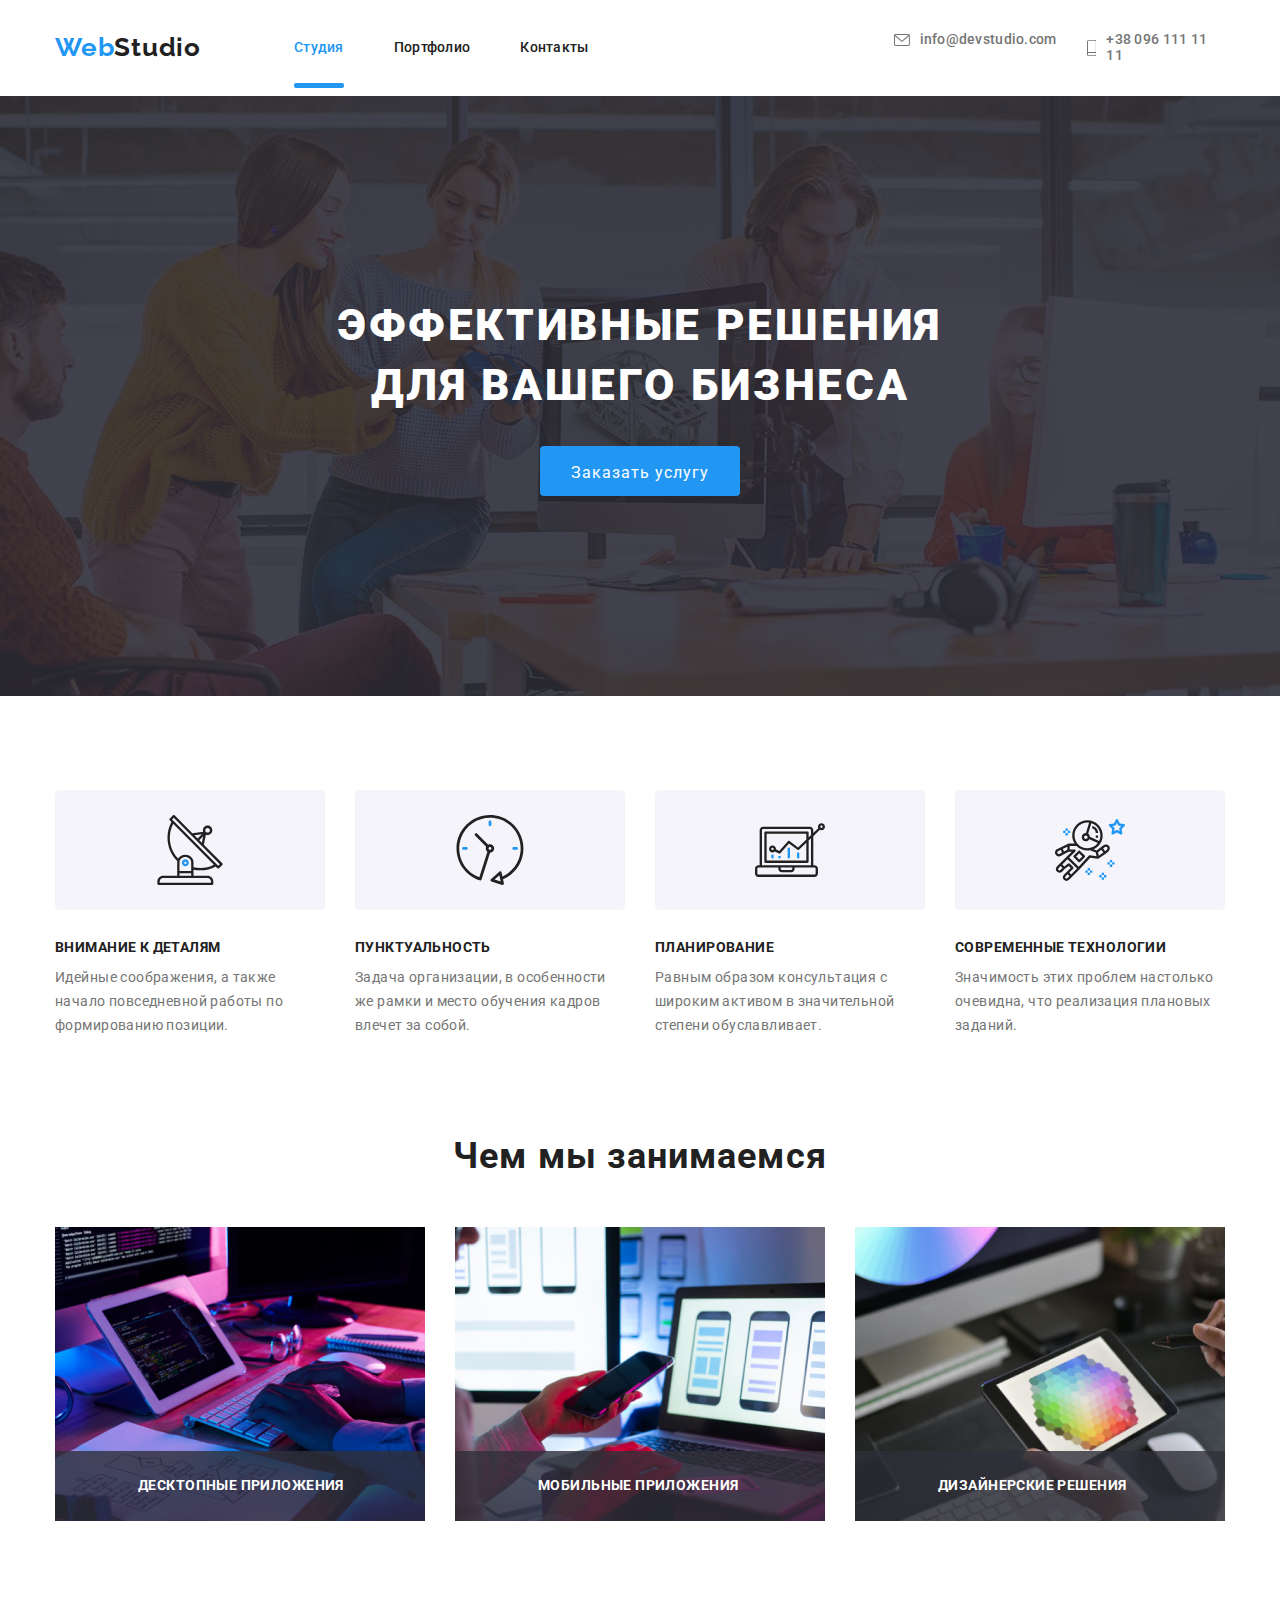
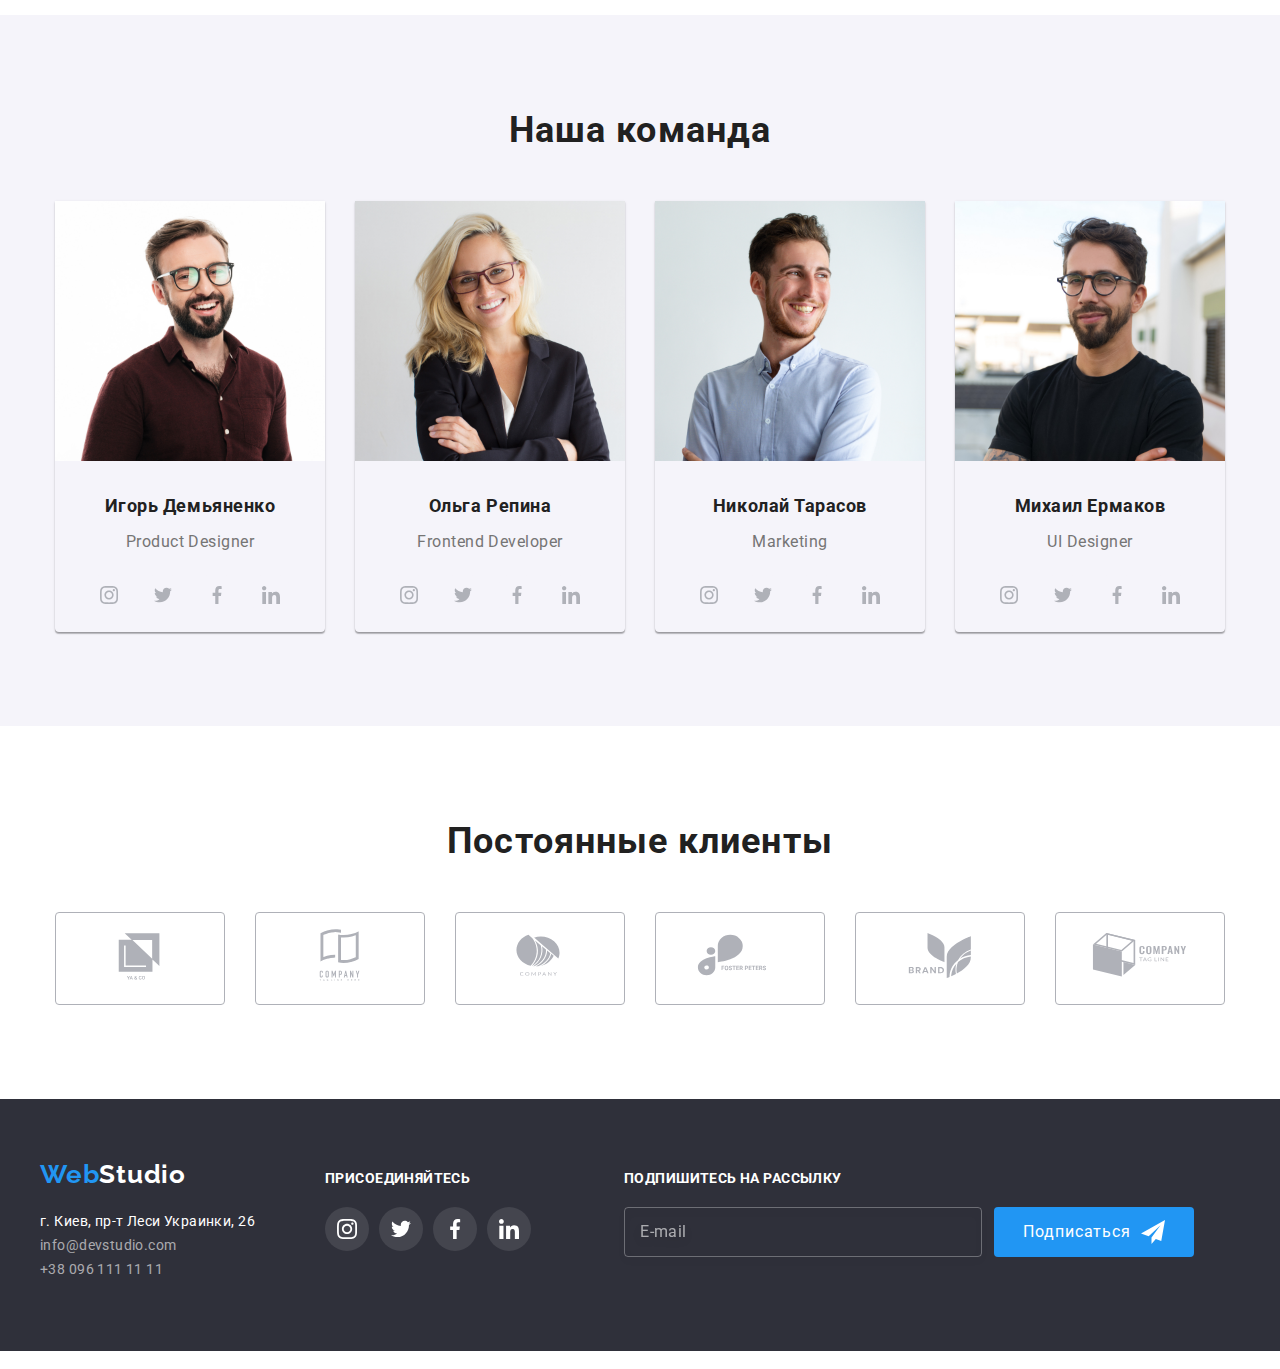
<file: index.html>
<!DOCTYPE html>
<html lang="ru">
  <head>
    <meta charset="UTF-8" />
    <meta http-equiv="X-UA-Compatible" content="IE=edge" />
    <meta name="viewport" content="width=device-width, initial-scale=1.0" />
    <title lang="en">Web app</title>
    <link rel="preconnect" href="https://fonts.googleapis.com" />
    <link rel="preconnect" href="https://fonts.gstatic.com" crossorigin />
    <link
      href="https://fonts.googleapis.com/css2?family=Raleway:wght@700&family=Roboto:wght@400;500;700;900&display=swap"
      rel="stylesheet"
    />
    <link
      rel="stylesheet"
      href="https://cdnjs.cloudflare.com/ajax/libs/modern-normalize/1.1.0/modern-normalize.css"
    />
      <link rel="stylesheet" href="https://cdnjs.cloudflare.com/ajax/libs/animate.css/4.1.1/animate.min.css" />
    <link rel="stylesheet" href="./css/styles.css" />
  </head>
  <body>
    <!--Шапка сайта-->
    <header class="container">
      <nav class="hedder-nav">
        <a href="./index.html" class="logo-link" lang="en">Web<span class="studio">Studio</span></a>
        <ul class="menu list">
          <li class="menu-iteam">
            <a href="./index.html" class="menu-link current">Студия</a>
          </li>
          <li class="menu-iteam">
            <a href="./portfolio.html" class="menu-link">Портфолио</a>
          </li>
          <li class="menu-iteam">
            <a href="" class="menu-link">Контакты</a>
          </li>
        </ul>
      </nav>
      <ul class="contacts list">
        <li class="contacts-item">
          <a class="contacts-link" lang="en" href="mailto:info@devstudio.com">
            <svg class="icon-link mail">
              <use href="./images/icon.svg#icon-letter"></use>
              </svg>
            info@devstudio.com</a>
        </li>
        <li class="contacts-item">
          <a class="contacts-link" href="tel:+380961111111"
            ><svg class="icon-link tel">
              <use href="./images/icon.svg#icon-phone"></use>
              </svg>+38 096 111 11 11</a>
        </li>
      </ul>
    </header>

    <main>
      <!--Герой-->
      <section class="hero">
        <div class="overlay animate__animated animate__backInLeft">
        <h1 class="main-title">Эффективные решения для вашего бизнеса</h1>
        <button data-open-modal class="hero-button" type="button" >Заказать услугу</button>
        </div>
      </section>

      <!--Приемущества-->
      <section class="section">
        <div class="container">
          <ul class="features list">
            <li class="features-item">
              <div class="icon-box">
              <svg class="features-icon">
              <use href="./images/icon.svg#icon-antenna"></use>
              </svg>
              </div>
              <h3 class="features-title">Внимание к деталям</h3>
              <p class="description">
                Идейные соображения, а также начало повседневной работы по формированию позиции.
              </p>
            </li>
            <li class="features-item">
              <div class="icon-box">
              <svg class="features-icon">
              <use href="./images/icon.svg#icon-clock"></use>
              </svg>
              </div>
              <h3 class="features-title">Пунктуальность</h3>
              <p class="description">
                Задача организации, в особенности же рамки и место обучения кадров влечет за собой.
              </p>
            </li>
            <li class="features-item">
              <div class="icon-box">
              <svg class="features-icon">
              <use href="./images/icon.svg#icon-diagram"></use>
              </svg>
              </div>
              <h3 class="features-title">Планирование</h3>
              <p class="description">
                Равным образом консультация с широким активом в значительной степени обуславливает.
              </p>
            </li>
            <li class="features-item">
              <div class="icon-box">
              <svg class="features-icon">
              <use href="./images/icon.svg#icon-astronaut"></use>
              </svg>
              </div>
              <h3 class="features-title">Современные технологии</h3>
              <p class="description">
                Значимость этих проблем настолько очевидна, что реализация плановых заданий.
              </p>
            </li>
          </ul>
        </div>
      </section>

      <!--Примеры работ-->
      <section class="section">
        <div class="container">
          <h2 class="section-title">Чем мы занимаемся</h2>
          <ul class="examples">
            <li class="example">
              <img
                src="./images/workspase1.jpg"
                alt="Пример работ"
                width="370"
                height="294"
                title="Programming"
              />
              <p class="example-text">Десктопные приложения</p>
            </li>
            <li class="example">
              <img
                src="./images/workspase2.jpg"
                alt="Пример работ"
                width="370"
                height="294"
                title="Application development"
              />
              <p class="example-text">Мобильные приложения</p>
            </li>
            <li class="example">
              <img
                src="./images/workspase3.jpg"
                alt="Пример работ"
                width="370"
                height="294"
                title="Web design"
              />
              <p class="example-text">Дизайнерские решения</p>
            </li>
          </ul>
        </div>
      </section>

      <!--Команда-->
      <section class="section command">
        <div class="container">
          <h2 class="section-title">Наша команда</h2>
          <ul class="team-list">
            <li class="team-item">
              <img
                class="photo"
                src="./images/team1.jpg"
                alt="Игорь демьяненко"
                width="270"
                height="260"
              />
              <h3 class="team-title">Игорь Демьяненко</h3>
              <p class="team-card">Product Designer</p>
              <ul class="team-links">
            <li class="team-links-iteam"><button class="button-team">
            <svg class="team-icon">
              <use href="./images/icon.svg#icon-instagram"></use>
              </svg></button></li>
            <li class="team-links-iteam"><button class="button-team">
            <svg class="team-icon">
              <use href="./images/icon.svg#icon-twitter"></use>
              </svg></button></li>
              <li class="team-links-iteam"><button class="button-team">
            <svg class="team-icon">
              <use href="./images/icon.svg#icon-facebook"></use>
              </svg></button></li>
            <li class="team-links-iteam"><button class="button-team">
            <svg class="team-icon">
              <use href="./images/icon.svg#icon-linkedin"></use>
              </svg></button></li>
            </ul>
            </li>
            <li class="team-item">
              <img
                class="photo"
                src="./images/team2.jpg"
                alt="Ольга Репина"
                width="270"
                height="260"
              />
              <h3 class="team-title">Ольга Репина</h3>
              <p class="team-card">Frontend Developer</p>
              <ul class="team-links">
            <li class="team-links-iteam"><button class="button-team">
            <svg class="team-icon">
              <use href="./images/icon.svg#icon-instagram"></use>
              </svg></button></li>
            <li class="team-links-iteam"><button class="button-team">
            <svg class="team-icon">
              <use href="./images/icon.svg#icon-twitter"></use>
              </svg></button></li>
              <li class="team-links-iteam"><button class="button-team">
            <svg class="team-icon">
              <use href="./images/icon.svg#icon-facebook"></use>
              </svg></button></li>
            <li class="team-links-iteam"><button class="button-team">
            <svg class="team-icon">
              <use href="./images/icon.svg#icon-linkedin"></use>
              </svg></button></li>
            </ul>
            </li>
            <li class="team-item">
              <img
                class="photo"
                src="./images/team3.jpg"
                alt="Николай Тарасов"
                width="270"
                height="260"
              />
              <h3 class="team-title">Николай Тарасов</h3>
              <p class="team-card">Marketing</p>
              <ul class="team-links">
            <li class="team-links-iteam"><button class="button-team">
            <svg class="team-icon">
              <use href="./images/icon.svg#icon-instagram"></use>
              </svg></button></li>
            <li class="team-links-iteam"><button class="button-team">
            <svg class="team-icon">
              <use href="./images/icon.svg#icon-twitter"></use>
              </svg></button></li>
              <li class="team-links-iteam"><button class="button-team">
            <svg class="team-icon">
              <use href="./images/icon.svg#icon-facebook"></use>
              </svg></button></li>
            <li class="team-links-iteam"><button class="button-team">
            <svg class="team-icon">
              <use href="./images/icon.svg#icon-linkedin"></use>
              </svg></button></li>
            </ul>
            </li>
            <li class="team-item">
              <img
                class="photo"
                src="./images/team4.jpg"
                alt="Михаил Ермаков"
                width="270"
                height="260"
              />
              <h3 class="team-title">Михаил Ермаков</h3>
              <p class="team-card">UI Designer</p>
              <ul class="team-links">
            <li class="team-links-iteam"><button class="button-team">
            <svg class="team-icon">
              <use href="./images/icon.svg#icon-instagram"></use>
              </svg></button></li>
            <li class="team-links-iteam"><button class="button-team">
            <svg class="team-icon">
              <use href="./images/icon.svg#icon-twitter"></use>
              </svg></button></li>
              <li class="team-links-iteam"><button class="button-team">
            <svg class="team-icon">
              <use href="./images/icon.svg#icon-facebook"></use>
              </svg></button></li>
            <li class="team-links-iteam"><button class="button-team">
            <svg class="team-icon">
              <use href="./images/icon.svg#icon-linkedin"></use>
              </svg></button></li>
            </ul>
            </li>
          </ul>
        </div>
      </section>

<!--Постоянные клиенты-->

      <section class="section clients">
        <div class="container">
          <h2 class="section-title">Постоянные клиенты</h2>
          <ul class="clients-list">
            <li class="clients-iteam"><button class="button-clients">
            <svg class="clients-icon">
              <use href="./images/icon.svg#icon-logo"></use>
              </svg>
          </button></li>
          <li class="clients-iteam"><button class="button-clients">
            <svg class="clients-icon">
              <use href="./images/icon.svg#icon-logo-1"></use>
              </svg>
          </button></li>
          <li class="clients-iteam"><button class="button-clients">
            <svg class="clients-icon">
              <use href="./images/icon.svg#icon-logo-2"></use>
              </svg>
          </button></li>
          <li class="clients-iteam"><button class="button-clients">
            <svg class="clients-icon">
              <use href="./images/icon.svg#icon-logo-3"></use>
              </svg>
          </button></li>
          <li class="clients-iteam"><button class="button-clients">
            <svg class="clients-icon">
              <use href="./images/icon.svg#icon-logo-4"></use>
              </svg>
          </button></li>
          <li class="clients-iteam"><button class="button-clients">
            <svg class="clients-icon">
              <use href="./images/icon.svg#icon-logo-5"></use>
              </svg>
          </button></li>
          </ul>
        </div>
      </section>

    <div class="backdrop is-hidden" data-backdrop>
      <div class="modal">
        <button class="modal-btn" data-close-modal>
            <svg class="modal-icon">
              <use href="./images/icon.svg#icon-close"></use>
              </svg>
          </button>
          <form class="form" autocomplete="off">

            <p class="form-title">Оставьте свои данные, мы вам перезвоним</p>

              <label class="form-field">
              <input type="text" 
              class="form-input" 
              name="name" />
              <span class="form-label">Имя</span>
              <svg class="form-icon">
                <use href="./images/icon.svg#icon-form-image"></use>
              </svg>
              </label>

            <label class="form-field">
              <input type="tel"
              class="form-input" 
              name="tel"/>
              <span for="team-links" class="form-label">Телефон</span>
              <svg class="form-icon">
                <use href="./images/icon.svg#icon-form-phone"></use>
              </svg>
            </label>

            <label class="form-field">
              <input type="email"
              class="form-input" 
              name="mail"/>
              <span for="mail" class="form-label">Почта</span>
              <svg class="form-icon"> 
                <use href="./images/icon.svg#icon-form-letter"></use>
              </svg>
            </label>

            <label class="form-field">
              <textarea
              class="comment"
              name="comment"
              placeholder="Введите текст"
            ></textarea>
            <span for="comment" class="form-label">Коментарий</span>
            </label>

              <label class="form-field contract">
              <input class="checkbox" type="checkbox" name="policy" />
              <span class="form-check"></span>
              <span>Соглашаюсь с рассылкой и принимаю
                <a style="text-decoration: underline;" target="_blank" 
                href="https://goit.ua/" 
                title="Условия договора">Условия договора</a></span>
              </label>

            <button class="hero-button" type="submit">Отправить</button>

          </form>
      </div>
    </div>
    </main>

<!-- Футер -->

<footer>
      <div class="container">
        <div class="footer-list">
        <a href="./index.html" class="logo-link" lang="en"
          >Web<span class="logo-studio">Studio</span></a
        >
        <address class="address">
          <ul class="contact-info-list list">
            <li class="contact-info-list-item">
              <a
                class="contact-info-list-link"
                href="https://goo.gl/maps/5rBHoUMiEAXnLqcA8"
                target="blank"
                rel="noopener noreferrer"
              >
                г. Киев, пр-т Леси Украинки, 26</a
              >
            </li>
            <li>
              <a class="contact-info-list-item" lang="en" href="mailto:info@devstudio.com"
                >info@devstudio.com</a
              >
            </li>
            <li>
              <a class="contact-info-list-item" href="tel:+380961111111">+38 096 111 11 11</a>
            </li>
          </ul>
        </address>
        </div>
        <div class="social-list">
          <h3 class="features-title">Присоединяйтесь</h3>
          <ul class="list-link">
            <li class="link-iteam"><a href="https://www.instagram.com/" class="link ">
              <svg class="social-icon">
              <use href="./images/icon.svg#icon-instagram"></use>
              </svg></a>
            </li>
            <li class="link-iteam"><a href="" class="link">
              <svg class="social-icon">
              <use href="./images/icon.svg#icon-twitter"></use>
              </svg></a>
            </li>
            <li class="link-iteam"><a href="" class="link">
              <svg class="social-icon">
              <use href="./images/icon.svg#icon-facebook"></use>
              </svg></a>
            </li>
            <li class="link-iteam"><a href="" class="link">
              <svg class="social-icon">
              <use href="./images/icon.svg#icon-linkedin"></use>
              </svg></a>
            </li>
          </ul>
        </div>

        <form class="form" autocomplete="off">
              <label class="form-field">
              <h3 class="features-title">Подпишитесь на рассылку</h3>
              <input type="email"
              class="form-input" 
              name="mail"
              placeholder="E-mail"/>
              </label>
                <button class="hero-button" type="submit">
                  Подписаться
                  <svg class="social-icon">
                    <use href="./images/icon.svg#icon-telegram"></use>
                  </svg>
                </button>
          </form>

      </div>
    </footer>

    <script src="./js/modal.js"></script>

  </body>
</html>
</file>
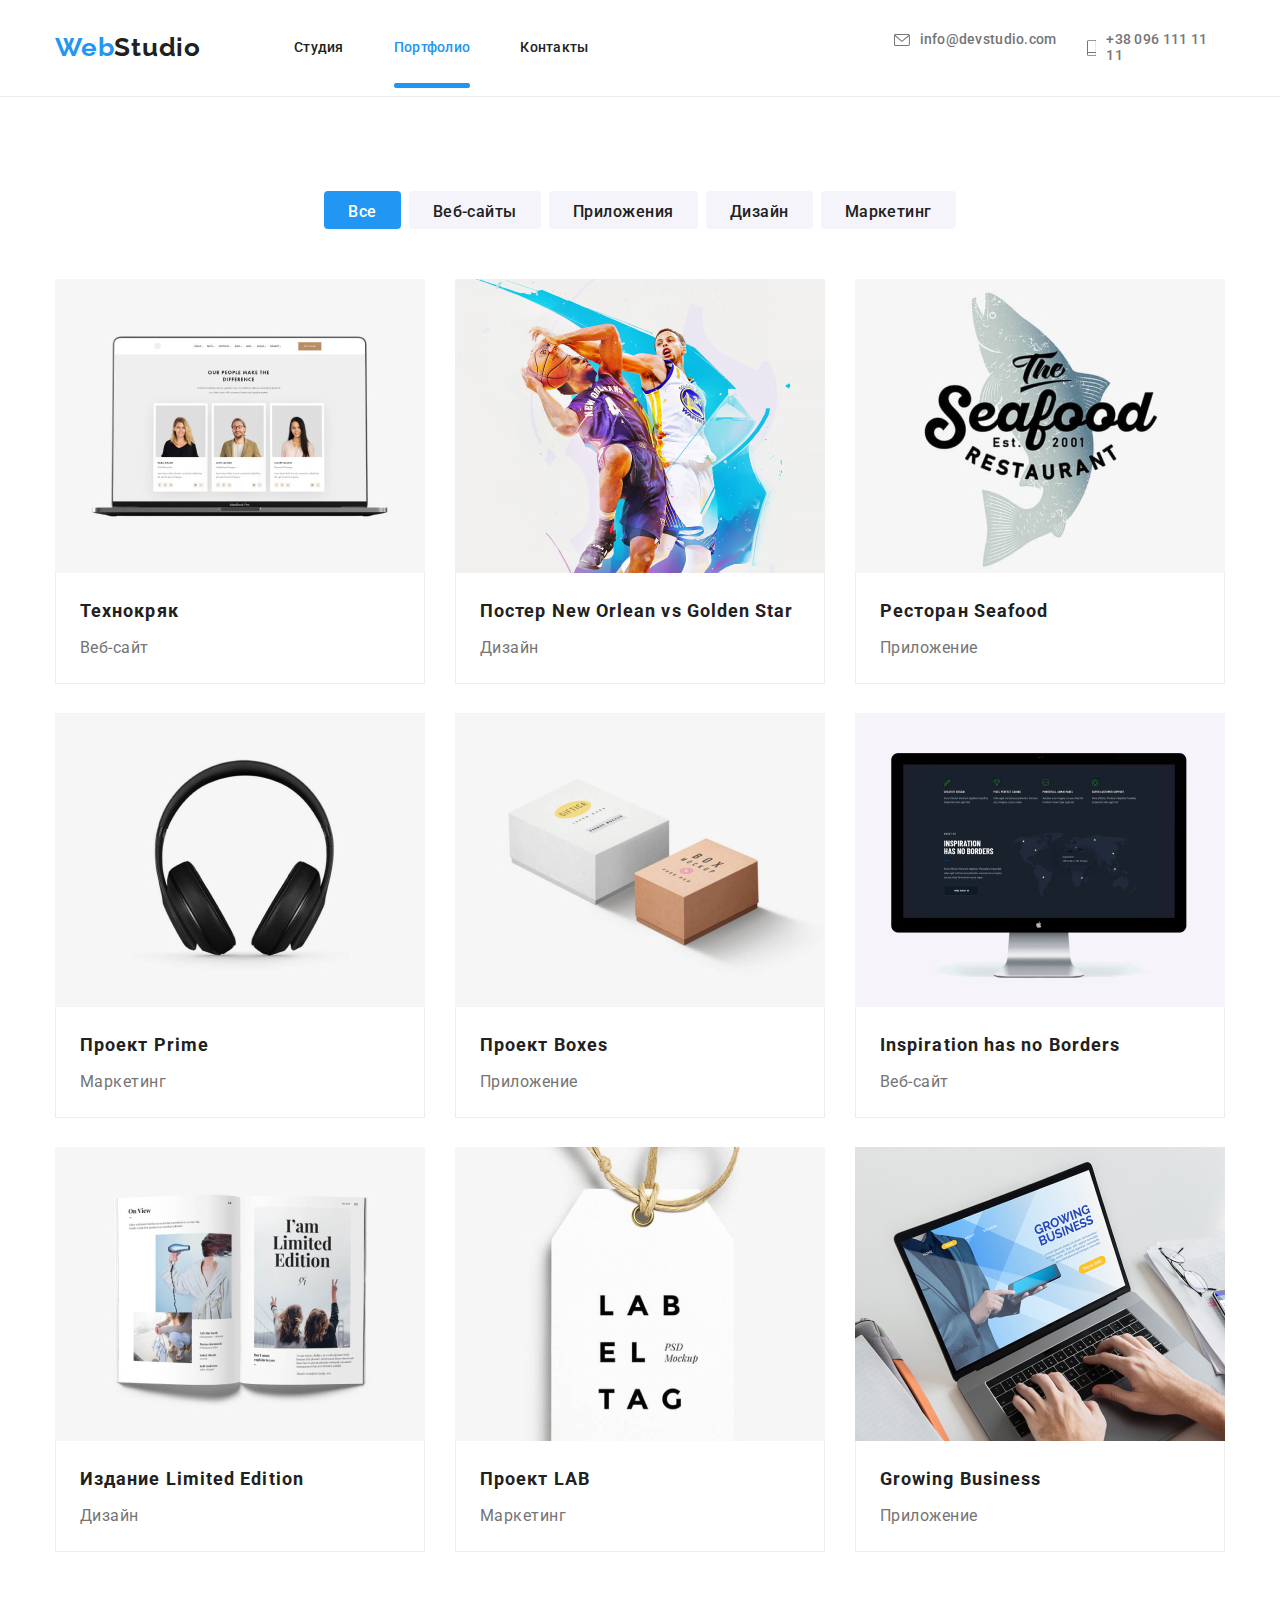
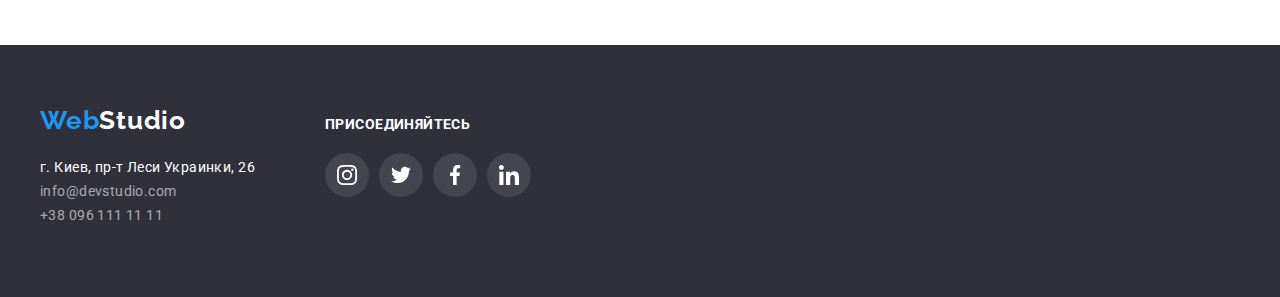
<file: portfolio.html>
<!DOCTYPE html>
<html lang="ru">
  <head>
    <meta charset="UTF-8" />
    <meta http-equiv="X-UA-Compatible" content="IE=edge" />
    <meta name="viewport" content="width=device-width, initial-scale=1.0" />
    <title lang="en">Web app</title>
    <link rel="preconnect" href="https://fonts.googleapis.com" />
    <link rel="preconnect" href="https://fonts.gstatic.com" crossorigin />
    <link
      href="https://fonts.googleapis.com/css2?family=Raleway:wght@700&family=Roboto:wght@400;500;700;900&display=swap"
      rel="stylesheet"
    />
    <link
      rel="stylesheet"
      href="https://cdnjs.cloudflare.com/ajax/libs/modern-normalize/1.1.0/modern-normalize.css"
    />
    <link rel="stylesheet" href="./css/styles.css" />
  </head>
  <body>
    <!--Шапка сайта-->
    <header class="container">
      <nav class="hedder-nav">
        <a href="./index.html" class="logo-link" lang="en">Web<span class="studio">Studio</span></a>
        <ul class="menu list">
          <li class="menu-iteam">
            <a href="./index.html" class="menu-link">Студия</a>
          </li>
          <li class="menu-iteam">
            <a href="./portfolio.html" class="menu-link current">Портфолио</a>
          </li>
          <li class="menu-iteam">
            <a href="" class="menu-link">Контакты</a>
          </li>
        </ul>
      </nav>
      <ul class="contacts list">
        <li class="contacts-item">
          <a class="contacts-link" lang="en" href="mailto:info@devstudio.com">
            <svg class="icon-link mail">
              <use href="./images/icon.svg#icon-letter"></use>
            </svg>
            info@devstudio.com</a>
        </li>
        <li class="contacts-item">
          <a class="contacts-link" href="tel:+380961111111"
            ><svg class="icon-link tel">
              <use href="./images/icon.svg#icon-phone"></use>
            </svg>+38 096 111 11 11</a>
        </li>
      </ul>
    </header>

    <main>
      <div class="border-main"></div>
      <section class="section">
        <div class="container">
          <span class="visually-hidden"><h1 class="portfolio">Виды проектов</h1></span>
          <ul class="button list">
            <li class="button-iteam">
              <button class="btn-portfolio current" type="button">Все</button>
            </li>
            <li class="button-iteam">
              <button class="btn-portfolio" type="button">Веб-сайты</button>
            </li>
            <li class="button-iteam">
              <button class="btn-portfolio" type="button">Приложения</button>
            </li>
            <li class="button-iteam">
              <button class="btn-portfolio" type="button">Дизайн</button>
            </li>
            <li class="button-iteam">
              <button class="btn-portfolio" type="button">Маркетинг</button>
            </li>
          </ul>

          <ul class="projekts-list">
            <li class="projekt-iteam">
              <div class="projekt-box">
              <img
                class="projekt-img"
                src="./images/portfolio1.jpg"
                alt="Технокряк"
                width="370"
                height="294"
              />
              <div class="project-overlay">
              <p class="projekt-info">Ресурс предлагает комплексные предложения с разным уровнем функционала и сервисов. Все это позволит посетителю получить исчерпывающие сведения о компании или частном лице.</p></div></div>
              <div class="border-title">
                <h3 class="projekt-title">Технокряк</h3>
                <p class="projekt-card">Веб-сайт</p>
              </div>
            </li>
            <li class="projekt-iteam">
              <div class="projekt-box">
              <img
                class="projekt-img"
                src="./images/portfolio2.jpg"
                alt="Постер New Orlean vs Golden Star"
                width="370"
                height="294"
              />
              <div class="project-overlay">
              <p class="projekt-info">Ресурс предлагает комплексные предложения с разным уровнем функционала и сервисов. Все это позволит посетителю получить исчерпывающие сведения о компании или частном лице.</p></div></div>
              <div class="border-title">
                <h3 class="projekt-title">
                  Постер <span lang="en">New Orlean vs Golden Star</span>
                </h3>
                <p class="projekt-card">Дизайн</p>
              </div>
            </li>
            <li class="projekt-iteam">
              <div class="projekt-box">
              <img
                class="projekt-img"
                src="./images/portfolio3.jpg"
                alt="Ресторан Seafood"
                width="370"
                height="294"
              />
              <div class="project-overlay">
              <p class="projekt-info">Ресурс предлагает комплексные предложения с разным уровнем функционала и сервисов. Все это позволит посетителю получить исчерпывающие сведения о компании или частном лице.</p></div></div>
              <div class="border-title">
                <h3 class="projekt-title">Ресторан <span lang="en">Seafood</span></h3>
                <p class="projekt-card">Приложение</p>
              </div>
            </li>
            <li class="projekt-iteam">
              <div class="projekt-box">
              <img
                class="projekt-img"
                src="./images/portfolio4.jpg"
                alt="Проект Prime"
                width="370"
                height="294"
              />
              <div class="project-overlay">
              <p class="projekt-info">Ресурс предлагает комплексные предложения с разным уровнем функционала и сервисов. Все это позволит посетителю получить исчерпывающие сведения о компании или частном лице.</p></div></div>
              <div class="border-title">
                <h3 class="projekt-title">Проект <span lang="en">Prime</span></h3>
                <p class="projekt-card">Маркетинг</p>
              </div>
            </li>
            <li class="projekt-iteam">
              <div class="projekt-box">
              <img
                class="projekt-img"
                src="./images/portfolio5.jpg"
                alt="Проект Boxes"
                width="370"
                height="294"
              />
              <div class="project-overlay">
              <p class="projekt-info">Ресурс предлагает комплексные предложения с разным уровнем функционала и сервисов. Все это позволит посетителю получить исчерпывающие сведения о компании или частном лице.</p></div></div>
              <div class="border-title">
                <h3 class="projekt-title">Проект <span lang="en">Boxes</span></h3>
                <p class="projekt-card">Приложение</p>
              </div>
            </li>
            <li class="projekt-iteam">
              <div class="projekt-box">
              <img
                class="projekt-img"
                src="./images/portfolio6.jpg"
                alt="Inspiration has no Borders"
                width="370"
                height="294"
              />
              <div class="project-overlay">
              <p class="projekt-info">Ресурс предлагает комплексные предложения с разным уровнем функционала и сервисов. Все это позволит посетителю получить исчерпывающие сведения о компании или частном лице.</p></div></div>
              <div class="border-title">
                <h3 class="projekt-title" lang="en">Inspiration has no Borders</h3>
                <p class="projekt-card">Веб-сайт</p>
              </div>
            </li>
            <li class="projekt-iteam">
              <div class="projekt-box">
              <img
                class="projekt-img"
                src="./images/portfolio7.jpg"
                alt="Издание Limited Edition"
                width="370"
                height="294"
              />
              <div class="project-overlay">
              <p class="projekt-info">Ресурс предлагает комплексные предложения с разным уровнем функционала и сервисов. Все это позволит посетителю получить исчерпывающие сведения о компании или частном лице.</p></div></div>
              <div class="border-title">
                <h3 class="projekt-title">Издание <span lang="en">Limited Edition</span></h3>
                <p class="projekt-card">Дизайн</p>
              </div>
            </li>
            <li class="projekt-iteam">
              <div class="projekt-box">
              <img
                class="projekt-img"
                src="./images/portfolio8.jpg"
                alt="Проект LAB"
                width="370"
                height="294"
              />
              <div class="project-overlay">
              <p class="projekt-info">Ресурс предлагает комплексные предложения с разным уровнем функционала и сервисов. Все это позволит посетителю получить исчерпывающие сведения о компании или частном лице.</p></div></div>
              <div class="border-title">
                <h3 class="projekt-title">Проект <span lang="en">LAB</span></h3>
                <p class="projekt-card">Маркетинг</p>
              </div>
            </li>
            <li class="projekt-iteam">
              <div class="projekt-box">
              <img
                class="projekt-img"
                src="./images/portfolio9.jpg"
                alt="Growing Business"
                width="370"
                height="294"
              />
              <div class="project-overlay">
              <p class="projekt-info">Ресурс предлагает комплексные предложения с разным уровнем функционала и сервисов. Все это позволит посетителю получить исчерпывающие сведения о компании или частном лице.</p></div></div>
              <div class="border-title">
                <h3 class="projekt-title">Growing Business</h3>
                <p class="projekt-card">Приложение</p>
              </div>
            </li>
          </ul>
        </div>
      </section>
    </main>

    <!--Футер-->
    <footer>
      <div class="container">
        <div class="footer-list">
        <a href="./index.html" class="logo-link" lang="en"
          >Web<span class="logo-studio">Studio</span></a
        >
        <address class="address">
          <ul class="contact-info-list list">
            <li class="contact-info-list-item">
              <a
                class="contact-info-list-link"
                href="https://goo.gl/maps/5rBHoUMiEAXnLqcA8"
                target="blank"
                rel="noopener noreferrer"
              >
                г. Киев, пр-т Леси Украинки, 26</a
              >
            </li>
            <li>
              <a class="contact-info-list-item" lang="en" href="mailto:info@devstudio.com"
                >info@devstudio.com</a
              >
            </li>
            <li>
              <a class="contact-info-list-item" href="tel:+380961111111">+38 096 111 11 11</a>
            </li>
          </ul>
        </address>
        </div>
        <div class="social-list">
          <h3 class="features-title">Присоединяйтесь</h3>
          <ul class="list-link">
            <li class="link-iteam"><a href="" class="link">
              <svg class="social-icon">
              <use href="./images/icon.svg#icon-instagram"></use>
              </svg></a></li>
            <li class="link-iteam"><a href="" class="link">
              <svg class="social-icon">
              <use href="./images/icon.svg#icon-twitter"></use>
              </svg></a></li>
            <li class="link-iteam"><a href="" class="link">
              <svg class="social-icon">
              <use href="./images/icon.svg#icon-facebook"></use>
              </svg></a></li>
            <li class="link-iteam"><a href="" class="link">
              <svg class="social-icon">
              <use href="./images/icon.svg#icon-linkedin"></use>
              </svg></a></li>
          </ul>
        </div>
      </div>
    </footer>
  </body>
</html>
</file>
<file: css/styles.css>
﻿:root {
    --main-font:'Roboto',sans-serif;
    --logo-font:'Raleway', sans-serif;
    --main-text-color: #212121;
    --secondary-text-color:#757575;
    --primary-white-color: #ffffff;
    --contact-color:rgba(255, 255, 255, 0.6);
    --accent-color: #2196F3;
    --dark-color: #2F303A;
    --gray--color: #F5F4FA;
    --focus-color: #188CE8;
    --icon-color: #AFB1B8;
    --form-bg-color: rgba(33, 33, 33, 0.2);
}
body {
    margin: 0;
    background-color: var(--primary-white-color);
    font-family:var(--main-font);
}
a {
    text-decoration: none;
}
ul,
ol {
    list-style: none;
    padding: 0;
    margin: 0;
}
.studio {
    color: var(--main-text-color);
}
textarea {
    resize: none;
}

/* Commons */
.button {
    color: var(--main-text-color);
    background-color: var(--primary-white-color);
    
}

.hero-button {
    display: inline-block;
    align-items:center;
    min-width: 200px;
    max-height: 50px;
    border-radius: 4px;
    padding-top: 10px;
    padding-bottom: 10px;
    padding-left: auto;
    padding-right: auto;

    border-color: transparent;
    font-size: 16px;
    line-height: 1.88;
    letter-spacing: 0.06em;

    color: var(--primary-white-color);
    background-color: var(--accent-color);
    
    cursor: pointer;
    transition: background-color 250ms cubic-bezier(0.4, 0, 0.2, 1);
    }

.hero-button:hover,
.hero-button:focus {
    background-color: var(--focus-color);
    color:var(--primary-white-color);
    box-shadow: 0px 4px 4px rgba(0, 0, 0, 0.15);
}


.btn-portfolio {
    height: 38px;
    border-radius: 4px;
    padding: 6px 22px;
    border-color: transparent;
    font-weight: 500;
    font-size: 16px;
    line-height: 1.62;
    letter-spacing: 0.03em;
    
    color: var(--main-text-color);
    background-color: var(--gray--color);
    text-align: center;
    cursor: pointer;
    transition: background-color 250ms cubic-bezier(0.4, 0, 0.2, 1);
}


.btn-portfolio.current {
    background-color: var(--accent-color);
    color: var(--primary-white-color);
    
}
.button.list .button-iteam + .button-iteam {
    margin-left: 8px;
}

.btn-portfolio:hover,
.btn-portfolio:focus {
    background-color: var(--accent-color);
    color:var(--primary-white-color);
    box-shadow: 0px 3px 1px rgba(0, 0, 0, 0.1), 0px 1px 2px rgba(0, 0, 0, 0.08), 0px 2px 2px rgba(0, 0, 0, 0.12);
}
.border-main {
    border-top-width: 1px;
    border-top-style: solid;
    border-top-color: #ECECEC;
}

header.container {
    display: flex;
    align-items: center;    
    
}

.hedder-nav  {
    display: flex;
    align-items:center;
}

.logo-link{
    display: inline;
    
    font-family: var(--logo-font);
    font-weight: 700;
    font-size: 26px;
    line-height: 1.19;
    letter-spacing: 0.03em;
    color: var(--accent-color);
}
.container {
    margin-left: auto;
    margin-right: auto;
    width: 1200px;
    padding-left: 15px;
    padding-right: 15px;
}
.visually-hidden {
    position: absolute;
    width: 1px;
    height: 1px;
    margin: -1px;
    border: 0;
    padding: 0;
    clip: rect(0 0 0 0);
    overflow: hidden;
}
/*  Header */

.menu.list {
    display: flex;
    margin-left: 93px  ;
    }
.menu.list .menu-iteam {
    margin-right: 50px;
}
.menu.list .menu-iteam:last-child {
    margin-right: 0;
}
.menu-link{
    
    display: block;
    padding-top: 32px;
    padding-bottom: 32px;
    
    font-weight: 500;
    font-size: 14px;
    line-height: 1.14;
    letter-spacing: 0.02em;
    color: var(--main-text-color);
    transition: color 250ms cubic-bezier(0.4, 0, 0.2, 1);
}

.menu-link:hover,
.menu-link:focus {
    color: var(--accent-color);
}
.menu-link.current {
    position: relative;
    color: var(--accent-color);
}

.menu-link.current::after {
    position: absolute;
    left: 0;
    bottom: 0;
    content: "";
    display: block;
    width: 100%;
    height: 5px;
    border-radius: 2px;
    background-color: var(--accent-color);
}

.contacts.list {
    display: flex;
    margin-left: 305px;
    
}
.contacts.list .contacts-item + .contacts-item {
    margin-left: 30px;
}

.contacts-link{
    display: flex;
    padding-top: 32px;
    padding-bottom: 32px;
    align-items: center;

    font-weight: 500;
    font-size: 14px;
    line-height: 1.14;
    letter-spacing: 0.02em;
    color: var(--secondary-text-color);
    transition: color 250ms cubic-bezier(0.4, 0, 0.2, 1);
}
.icon-link.mail {
    width: 16px;
    height: 12px;
    fill: currentColor;
    }
.icon-link.tel {
    width: 10px;
    height: 16px;
    }
.icon-link {
    margin-right: 10px;
    fill:currentColor;
    }
.contacts-link:hover,
.contacts-link:focus {
    color: var(--accent-color);
}

    /*  Hero */

.main-title {
    margin-top: 0;
    margin-bottom: 30px;
    width: 696px;
    height: 120px;

    font-weight: 900;
    font-size: 44px;
    line-height: 1.36;
    text-align: center;
    letter-spacing: 0.06em;
    text-transform: uppercase;
    color: var(--primary-white-color);
}
.overlay {
    display: flex;
    flex-direction: column;
    justify-content: center;
    align-items: center;
    max-width: 1600px;
    min-height: 600px;
    margin-left: auto;
    margin-right: auto;
    background-image: linear-gradient(to right, rgba(47, 48, 58, 0.8),
            rgba(47, 48, 58, 0.8)),
        url("../images/main.jpg");
    background-repeat: no-repeat;
    background-position: center;
    background-size: cover;
    background-color: var(--dark-color);
}

/* Приемущества */

.section {
padding-top: 94px;
padding-bottom: 94px;
}  
.features.list {
display: flex;
justify-content: space-between;
margin-bottom: -94px;
}
.icon-box {
    display: flex;
    justify-content: center;
    width: 270px;
    height: 120px;
    margin-bottom: 30px;
    background-color:var(--gray--color);
    border-radius: 4px;
}
.features-icon {
    margin-top: 25px;
    width: 70px;
    height: 70px;
}
.features-title {
    margin-top: 0;
    margin-bottom: 0;
    padding-bottom: 10px;
    font-weight: 700;
    font-size: 14px;
    line-height: 1.14;
    letter-spacing: 0.03em;
    text-transform: uppercase;
    color: var(--main-text-color);
}
.description {
    margin-top: 0;
    margin-bottom: 0;
    width: 270px;
    height: 75px;
    font-weight: 400;
    font-size: 14px;
    line-height: 1.71;   
    letter-spacing: 0.03em;
    color: var(--secondary-text-color);
}

/* Примеры работ */

.examples {
display: flex;
justify-content: space-between;
}
.example {
    display: flex;
    position: relative;
}
.example-text {
    position: absolute;
    bottom: 27px;
    left: 83px;
    margin-bottom: 0;
    display: flex;
    justify-content: center;
    align-items: center;
    opacity: 1;
    /* transition: 500ms opacity linear;  */
    font-weight: 700;
    font-size: 14px;
    line-height: 1.14;
    
    letter-spacing: 0.03em;
    text-transform: uppercase;
    color: var(--primary-white-color);
}
.example::before {
    display: inline-block;
    position: absolute;
    bottom: 0;
    left: 0;
    content: "";
    width: 100%;
    height: 70px;
    background-color: rgba(47, 48, 58, 0.8);
    opacity: 1;
}

.section-title {
    margin-top: 0;
    margin-bottom: 0;
    margin-bottom: 50px;

    font-weight: 700;
    font-size: 36px;
    line-height: 1.17;
    letter-spacing: 0.03em;
    text-align: center;
    color: var(--main-text-color);
}

/* Team */
.team-title {
margin-top: 0;
margin-bottom: 0;
margin-bottom: 10px;
font-weight: 700;
font-size: 18px;
line-height: 1.19;
letter-spacing: 0.03em;
color: var(--main-text-color);
}
.team-list {
display: flex;
justify-content:space-between;
}

.team-item {
text-align: center;
box-shadow: 0px 1px 3px rgba(0, 0, 0, 0.12),
0px 1px 1px rgba(0, 0, 0, 0.14),
0px 2px 1px rgba(0, 0, 0, 0.2);
border-radius: 0px 0px 4px 4px;
}

.photo  {
margin-bottom: 30px;
}
    .team-card {
    margin-top: 0;
    margin-bottom: 0;
    
    font-weight: 400;
    font-size: 16px;
    line-height: 1.9;
    letter-spacing: 0.03em;
    color: var(--secondary-text-color);
}

.section.command {
    background-color: var(--gray--color);
}

.team-links {
    display: flex;
    justify-content: center;
    flex-direction: row;
    margin: 16px 32px 15px 32px;
}
.button-team {
    display: flex;
    flex-direction: column;
    justify-content: center;
    align-items: center;
    width: 44px;
    height: 44px;
    border-radius: 50%;
    border: 0;
    fill: var(--icon-color);
    background-color: var(--gray--color);
    transition: background-color 250ms cubic-bezier(0.4, 0, 0.2, 1),
    fill 250ms cubic-bezier(0.4, 0, 0.2, 1);
}
.team-icon {
    display: block;
    padding: 12px 12px 12px 12px;
    width: 44px;
    height: 44px;
}
.button-team:hover,
.button-team:focus {
    fill: var(--primary-white-color);
    background-color: var(--accent-color);
}
.team-links .team-links-iteam + .team-links-iteam {
    margin-left: 10px;
}

/* Постоянные клиенты */

.clients-list {
    display: flex;
    justify-content: space-between;
    
}
.button-clients {
    display: block;
    padding: 13px 31px;
    width: 100%;
    border: 1px solid var(--icon-color);
    border-radius: 4px;
    cursor: pointer;
    color: var(--icon-color);
    background-color: var(--primary-white-color);
    transition: color 250ms cubic-bezier(0.4, 0, 0.2, 1),
    border-color 250ms cubic-bezier(0.4, 0, 0.2, 1);
}
.button-clients:hover,
.button-clients:focus {
    color: var(--accent-color);
    border-color: var(--accent-color);
}
.clients-icon {
    width: 106px;
    height: 60px;
    fill: currentColor;
}
/* Модальное окно */
.backdrop {
    position: fixed;
    top: 0;
    left: 0;
    width: 100%;
    height: 100%;
    background-color: rgba(0, 0, 0, 0.2);
    opacity: 1;
    transition: visibility 250ms cubic-bezier(0.4, 0, 0.2, 1),
    opacity 250ms cubic-bezier(0.4, 0, 0.2, 1);
    }
.backdrop.is-hidden .modal {
    transform: translate(-50%, -50%) scale(0.9);
    }

.modal {
    position: absolute;
    top: 50%;
    left: 50%;
    
    min-width: 528px;
    min-height: 581px;

    background-color: var(--primary-white-color);
    box-shadow: 0px 1px 3px rgba(0, 0, 0, 0.12), 
    0px 1px 1px rgba(0, 0, 0, 0.14), 0px 2px 1px 
    rgba(0, 0, 0, 0.2);
    border-radius: 4px;
    transform: translate(-50%, -50%) scale(1);
    transition: visibility 250ms cubic-bezier(0.4, 0, 0.2, 1);
}
.backdrop.is-hidden {
    opacity: 0;
    pointer-events: none;
    visibility: hidden;
}
.modal-btn {
    position: absolute;
    width: 30px;
    height: 30px;
    display: flex;
    flex-direction: column;
    justify-content: center;
    align-items: center;
    top: 8px;
    right: 8px;
    background-color: var(--primary-white-color);
    border: 1px solid rgba(0, 0, 0, 0.1);
    border-radius: 50%;
}
.modal-btn:hover,
.modal-btn:focus {
    fill: var(--accent-color);
}

.modal-icon {
    width: 18px;
    height: 18px;
}
.form {
    width: 448px;
    margin: 40px;
    padding: 0;
}
.form-title {
    margin-bottom: 30px;
    font-weight: 700;
    font-size: 20px;
    line-height: 1.15;
    text-align: center;
    letter-spacing: 0.03em;
}
.form-field {
    position: relative;
    display: block ;
}
.form-label {
    position: absolute;
    top: 0;
    left: 0;
    
    font-weight: 400;
    font-size: 12px;
    line-height: 1.17;
    letter-spacing: 0.01em;
    color: var(--secondary-text-color);
    transform: translateY(-100%);
    }

.form-input {
    width: 100%;
    margin: 0;
    margin-bottom: 28px;
    padding: 10px 42px;
    font: inherit;
    border-radius: 3px;
    border: 1px solid var(--form-bg-color);
    outline: none;
    transition: border-color 250ms cubic-bezier(0.4, 0, 0.2, 1);
}
.form-icon {
    position: absolute;
    top: 18px;
    left: 15px;
    width: 18px;
    height: 18px;
    transform: translateY(-50%);
    display: inline-block;
    transition: fill 250ms cubic-bezier(0.4, 0, 0.2, 1);
    }
.form-input:hover,
.form-input:focus,
.form-input:hover ~ .form-icon,
.form-input:focus ~ .form-icon{
    border-color: var(--focus-color);
    fill: var(--focus-color);
}
.comment {
    width: 100%;
    height: 120px;
    padding: 12px 16px;
    font: inherit;
    border-radius: 3px;
    border: 1px solid var(--form-bg-color);
    outline: none;
    transition: border-color 250ms cubic-bezier(0.4, 0, 0.2, 1);
}
.comment:focus,
.comment:hover {
    border-color: var(--focus-color);
}
.form-field textarea::placeholder {
    font-size: 14px;
    line-height: 1.14;
    letter-spacing: 0.01em;
    color: rgba(117, 117, 117, 0.5);
}
.form-field.contract {
    display: flex;
    align-items: center;
    margin-top: 20px;
    margin-bottom: 30px;
    font-weight: 400;
    font-size: 14px;
    line-height: 1.71;
    letter-spacing: 0.03em;
    
}
.checkbox {
    /* -webkit-appearance: none;
    -moz-appearance: none;
    appearance: none; */
    position: absolute;
    width: 1px;
    height: 1px;
    margin: -1px;
    border: 0;
    padding: 0;
    clip: rect(0 0 0 0);
    overflow: hidden;
}
.form-check {
display: inline-block;
margin-right: 8.38px;
width: 16px;
height: 15px;
border: 2px solid var(--main-text-color);
border-radius: 4px;
}
.checkbox:checked + .form-check {
border-color: var(--focus-color);
background-color: var(--focus-color);
background-image: url("../images/check.svg");
background-size: contain;
background-origin: border-box;
}
.form-input.contract {
    padding-left: 0;
    padding-right: 0;
    margin-bottom: 20px;
    border: 0;
}
.form .hero-button {
    margin-left: 124px;
    margin-bottom: 12px;
}

/*Портфолио*/

.button.list {
    display: flex;
    justify-content: center;
    margin-bottom: 50px;
    }   

.projekts-list {
    display: flex;
    flex-wrap: wrap;
    }
.projekt-iteam {
    width: 370px;
    height: 404px;
    margin-right: 30px;
    margin-bottom: 30px;
    box-sizing: border-box;
    transition: box-shadow 250ms cubic-bezier(0.4, 0, 0.2, 1);
    }
    .projekt-box {
    position: relative;
    overflow: hidden;
    }
.projekt-iteam:hover {
    box-shadow: 0px 1px 1px rgba(0, 0, 0, 0.12), 
    0px 4px 4px rgba(0, 0, 0, 0.06), 1px 4px 6px rgba(0, 0, 0, 0.16);
    }
    .border-title {
    border-right-width: 1px;
    border-right-style: solid;
    border-right-color: #EEEEEE;

    border-bottom-width: 1px;
    border-bottom-style: solid;
    border-bottom-color: #EEEEEE;

    border-left-width: 1px;
    border-left-style: solid;
    border-left-color: #EEEEEE;
    }
.projekt-iteam:nth-child(3n) {
    margin-right: 0;
    }
.projekt-iteam:nth-last-child(-n + 3) {
    margin-bottom: 0;
    }
    
.projekt-title {
    margin-top: 0;
    margin-bottom: 0;
    padding: 20px 24px 0px 24px;
    font-size: 18px;
    line-height: 2;       
    letter-spacing: 0.06em;
    color: var(--main-text-color);
    }

    .projekt-card {
    margin-top: 0;
    margin-bottom: 0;
    padding: 4px 24px 20px 24px;

    font-weight: 400;
    font-size: 16px;
    line-height: 1.88;
    letter-spacing: 0.03em;
    color: var(--secondary-text-color);
    }
.projekt-img {
    display: block;
    }
.projekt-info {
    position: absolute;
    display: flex;
    top: 0;
    padding: 63px 24px;
    margin: 0;
    opacity: 0;
    font-size: 18px;
    line-height: 1.56;
    letter-spacing: 0.03em;
    color: var(--primary-white-color);
    transition: color 250ms cubic-bezier(0.4, 0, 0.2, 1);
    }
.projekt-iteam:hover .projekt-info {
    opacity: 1;
    }
.project-overlay {
    position: absolute;
    bottom: 0;
    width: 100%;
    height: 100%; 
    background-color:rgba(33, 150, 243, 0.9);
    opacity: 0;
    transform: translateY(100%);
    transition: transform 250ms cubic-bezier(0.4, 0, 0.2, 1),
    opacity 250ms cubic-bezier(0.4, 0, 0.2, 1);
    }

.projekt-iteam:hover .project-overlay {
    opacity: 1;
    transform: translateY(0);
    }
    /* Футер */

footer {
    background-color: var(--dark-color);
    height: 252px;
    }
footer .container {
    display: flex;
    align-items: center;
    align-items: stretch;
    padding-top: 60px;
    padding-bottom: 60px;
    padding-left: 0;
    padding-right: 0;
    }
.logo-studio{
    color: var(--primary-white-color);
    }

    .contact-info-list-link {
    font-style: normal;
    font-weight: 400;
    font-size: 14px;
    line-height: 1.71;
    letter-spacing: 0.03em;
    color: var(--primary-white-color);
    }
    footer .address {
    margin-top: 20px
    }
    .contact-info-list-item {
    font-style: normal;
    font-weight: 400;
    font-size: 14px;
    line-height: 1.71;
    letter-spacing: 0.03em;
    color: var(--contact-color);
    transition: color 250ms cubic-bezier(0.4, 0, 0.2, 1);
    }
    .contact-info-list.list .contact-info-list-item + .contact-info-list-item {
        margin-top: 9px;
    }
    
    .contact-info-list-item:hover,
    .contact-info-list-item:focus {
        color: var(--accent-color);
    }
.list-link {
        display: flex;
        flex-direction: row;
    }
.social-icon {
    width: 20px;
    height: 20px;
    fill: var(--primary-white-color);
}
.link {
    display: flex;
    flex-direction: column;
    justify-content: center;
    align-items: center;
    height: 44px;
    width: 44px;
    border-radius: 50%;
    background-color: rgba(255, 255, 255, 0.1);
    transition: background-color 250ms cubic-bezier(0.4, 0, 0.2, 1);
}
.list-link .link-iteam+.link-iteam {
    margin-left: 10px;
}
.social-list {
    display: inline-block;
    margin-top: 12px;
    margin-left: 70px;
    height: 80px;
    width: 206px;
}
.social-list .features-title {
    margin-bottom: 20px;
    padding: 0;
    color: var(--primary-white-color);
}
.social-list .link-iteam .link:hover,
.social-list .link-iteam .link:focus {
    background-color: var(--accent-color);
}
footer .form {
    display: flex;
    margin-top: 0;
    margin-left: 93px;
    width: 370px;
}
footer .form .features-title { 
    padding: 0;
    color: var(--primary-white-color);
}
footer .form .form-field {
margin-top: 12px;
}
footer .form .form-input {
    margin-top: 20px;
    margin-bottom: 0;
    padding: 16px 15px;
    width: 358px;
    height: 50px;
    color: var(--primary-white-color);
    background-color: transparent;
    border: 1px solid rgba(255, 255, 255, 0.3);
    filter: drop-shadow(0px 4px 4px rgba(0, 0, 0, 0.15));
    border-radius: 4px;
}
footer .form-field input::placeholder {
    font-size: 16px;
    line-height: 1.25;
    display: flex;
    align-items: center;
    letter-spacing: 0.03em;
    color: rgba(255, 255, 255, 0.6);
}
footer .form .hero-button {
    display: flex;
    align-items: center;
    justify-content: center;
    margin-left: 12px;
    margin-top: 48px;
}
.hero-button .social-icon {
    margin-left: 10px;
    width: 24px;
    height: 24px;
}
</file>
